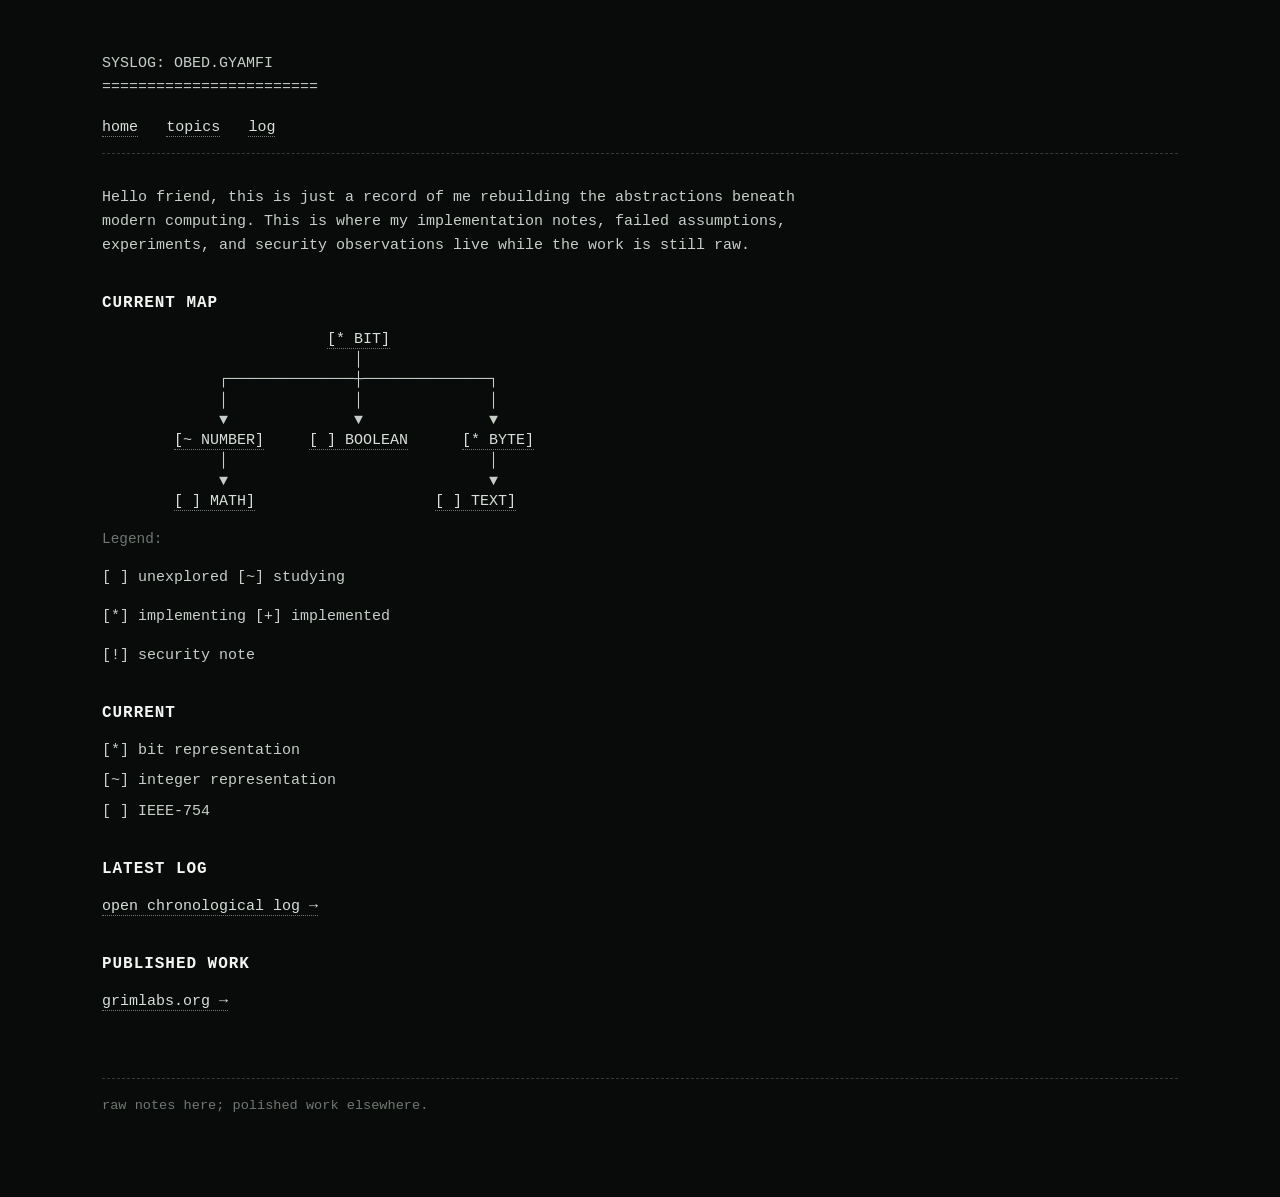
<file: docs/index.html>
<!doctype html>
<html lang="en">
<head>
  <meta charset="utf-8">
  <meta name="viewport" content="width=device-width,initial-scale=1">
  <title>syslog: obed.gyamfi</title>
  <link rel="stylesheet" href="./css/site.css">
</head>
<body>
<header>
<pre>
SYSLOG: OBED.GYAMFI
========================
</pre>
</header>

<nav>
  <a href="./index.html">home</a>
  <a href="./topics/index.html">topics</a>
  <a href="./log/index.html">log</a>
</nav>

<main>
<p>
Hello friend, this is just a record of me rebuilding the abstractions beneath modern computing.
This is where my implementation notes, failed assumptions, experiments, and
security observations live while the work is still raw.
</p>

<section class="section">
<h2>Current Map</h2>
<pre class="map">
                         <a href="./topics/bit.html">[* BIT]</a>
                            │
             ┌──────────────┼──────────────┐
             │              │              │
             ▼              ▼              ▼
        <a href="./topics/number.html">[~ NUMBER]</a>     <a href="./topics/boolean.html">[ ] BOOLEAN</a>      <a href="./topics/byte.html">[* BYTE]</a>
             │                             │
             ▼                             ▼
        <a href="./topics/math.html">[ ] MATH]</a>                    <a href="./topics/text.html">[ ] TEXT]</a>
</pre>
<p class="small">
Legend: 
<p>[ ] unexplored  [~] studying </p>
<p>[*] implementing [+] implemented </p>
<p>[!] security note</p>
</p>
</section>

<section class="section">
<h2>Current</h2>
<ul class="clean">
  <li>[*] bit representation</li>
  <li>[~] integer representation</li>
  <li>[ ] IEEE-754</li>
</ul>
</section>

<section class="section">
<h2>Latest Log</h2>
<ul class="clean">
  <li><a href="./log/index.html">open chronological log →</a></li>
</ul>
</section>

<section class="section">
<h2>Published Work</h2>
<p><a href="https://grimlabs.org">grimlabs.org →</a></p>
</section>
</main>

<footer>
raw notes here; polished work elsewhere.
</footer>
</body>
</html>
</file>
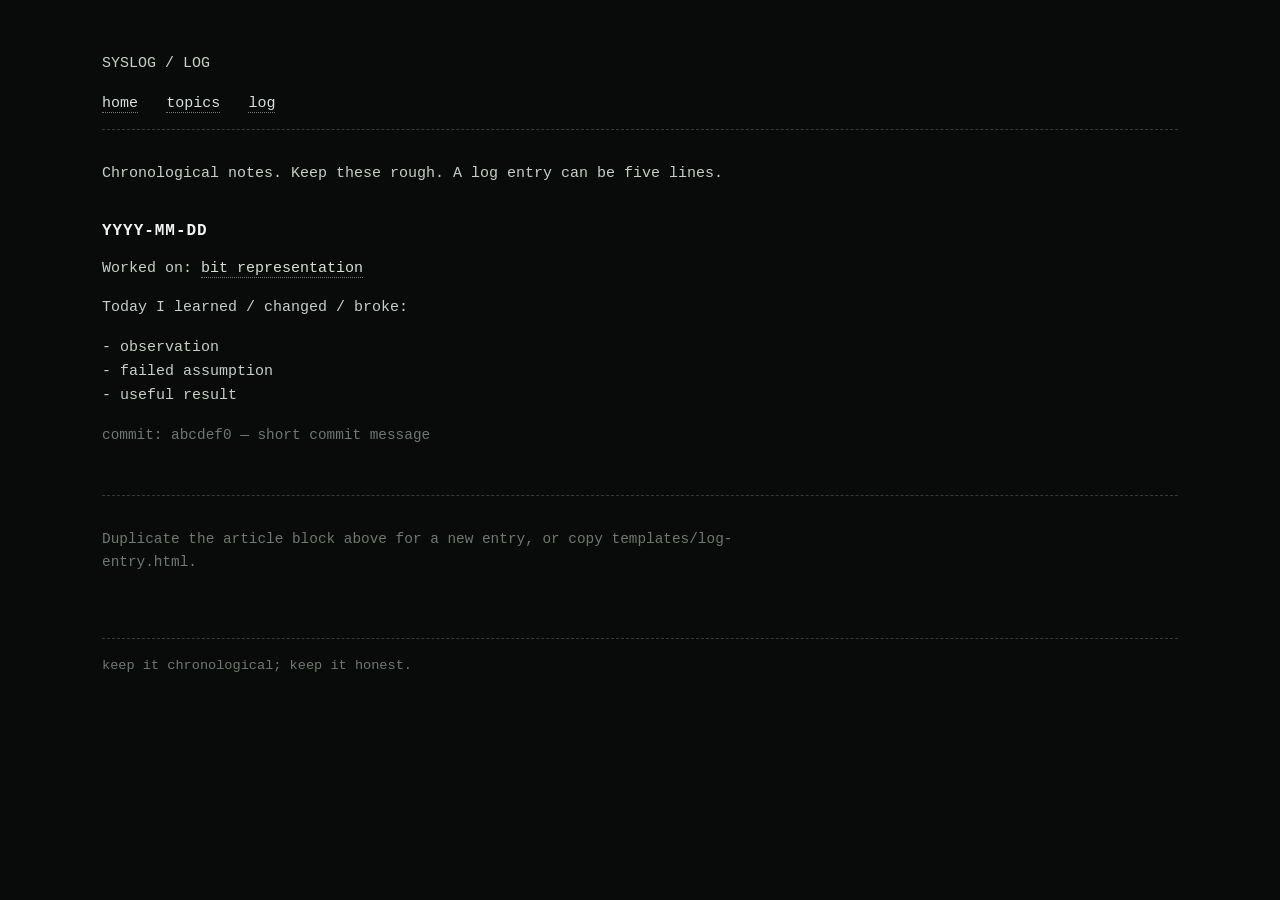
<file: docs/log/index.html>
<!doctype html>
<html lang="en">
<head>
  <meta charset="utf-8">
  <meta name="viewport" content="width=device-width,initial-scale=1">
  <title>Log · Reconstructing Computing</title>
  <link rel="stylesheet" href="../css/site.css">
</head>
<body>
<header><pre>SYSLOG / LOG</pre></header>

<nav>
  <a href="../index.html">home</a>
  <a href="../topics/index.html">topics</a>
  <a href="./index.html">log</a>
</nav>

<main>
<p>
Chronological notes. Keep these rough. A log entry can be five lines.
</p>

<article class="log-entry">
<h2>YYYY-MM-DD</h2>
<p>
Worked on:
<a href="../topics/bit.html">bit representation</a>
</p>

<p>
Today I learned / changed / broke:
</p>

<pre>
- observation
- failed assumption
- useful result
</pre>

<p class="small">
commit: abcdef0 — short commit message
</p>
</article>

<hr>

<p class="small">
Duplicate the article block above for a new entry, or copy templates/log-entry.html.
</p>
</main>

<footer>keep it chronological; keep it honest.</footer>
</body>
</html>
</file>
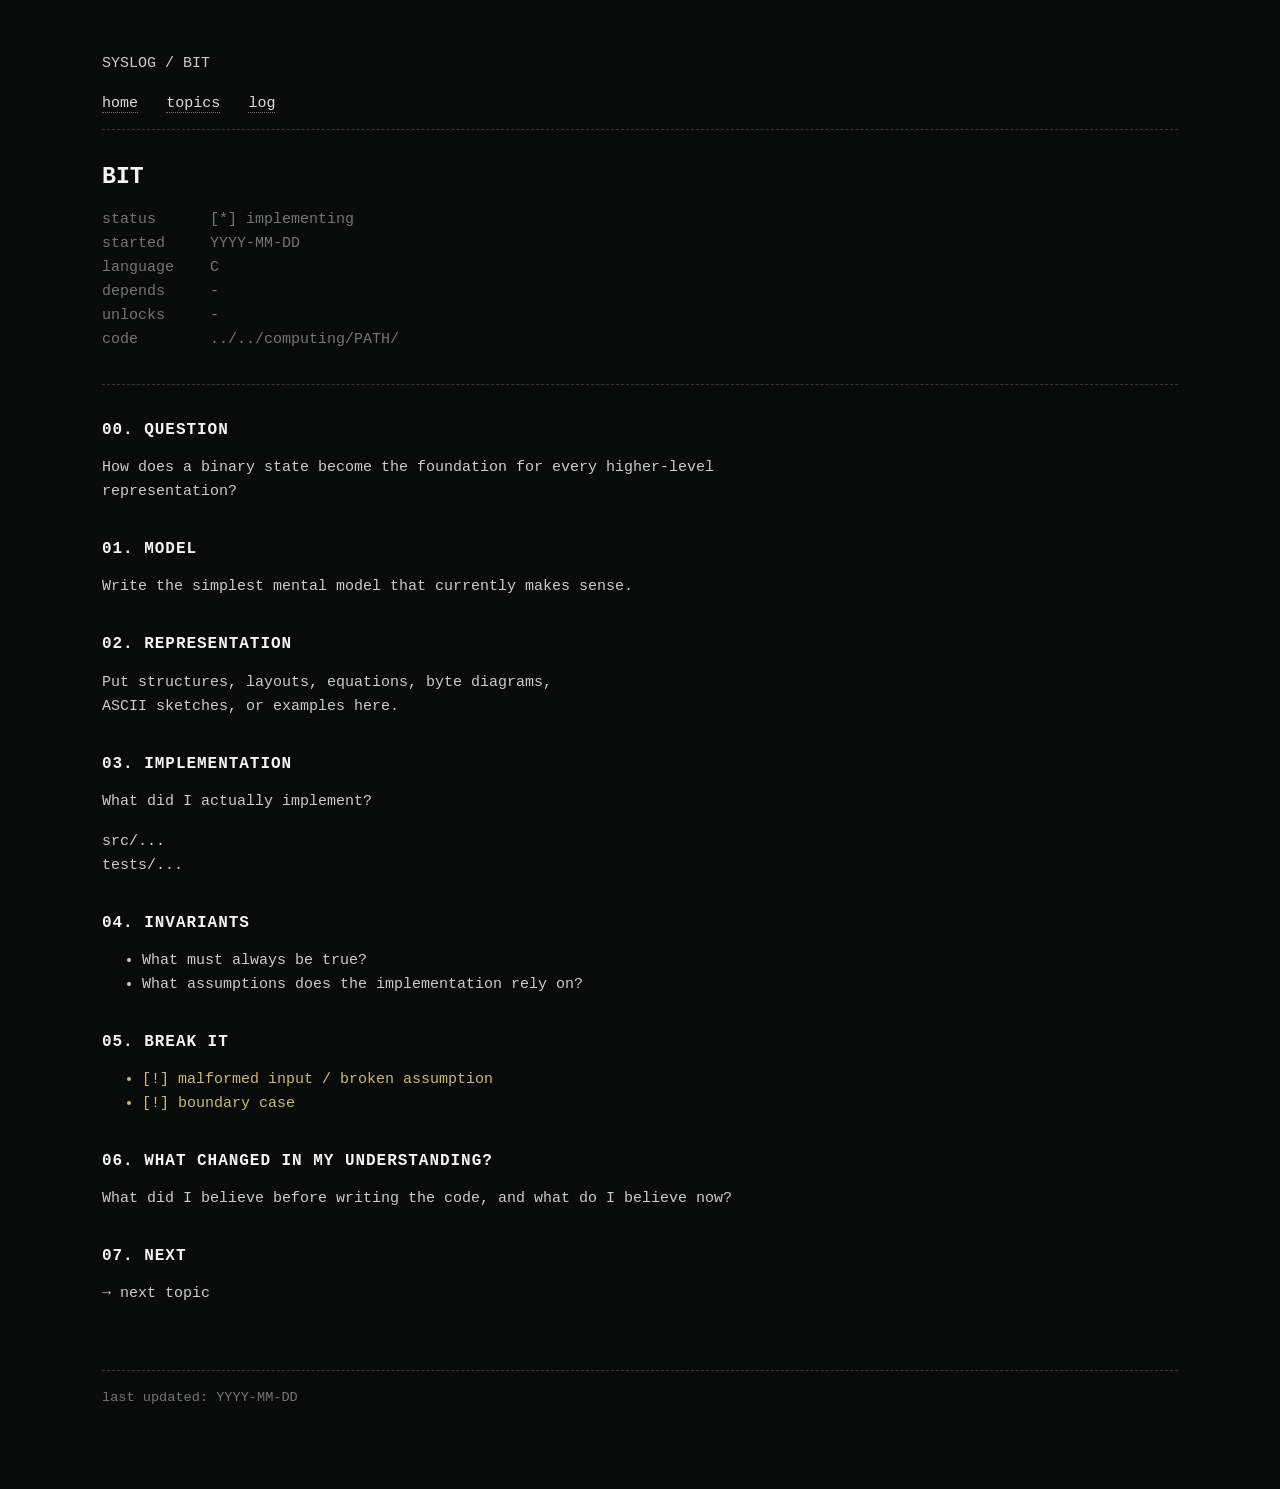
<file: docs/topics/bit.html>
<!doctype html>
<html lang="en">
<head>
  <meta charset="utf-8">
  <meta name="viewport" content="width=device-width,initial-scale=1">
  <title>BIT · Reconstructing Computing</title>
  <link rel="stylesheet" href="../css/site.css">
</head>
<body>
<header><pre>SYSLOG / BIT</pre></header>

<nav>
  <a href="../index.html">home</a>
  <a href="./index.html">topics</a>
  <a href="../log/index.html">log</a>
</nav>

<main>
<h1>BIT</h1>

<pre class="meta">
status      [*] implementing
started     YYYY-MM-DD
language    C
depends     -
unlocks     -
code        ../../computing/PATH/
</pre>

<hr>

<section>
<h2>00. Question</h2>
<p>
How does a binary state become the foundation for every higher-level representation?
</p>
</section>

<section>
<h2>01. Model</h2>
<p>
Write the simplest mental model that currently makes sense.
</p>
</section>

<section>
<h2>02. Representation</h2>
<pre>
Put structures, layouts, equations, byte diagrams,
ASCII sketches, or examples here.
</pre>
</section>

<section>
<h2>03. Implementation</h2>
<p>
What did I actually implement?
</p>

<pre>
src/...
tests/...
</pre>
</section>

<section>
<h2>04. Invariants</h2>
<ul>
  <li>What must always be true?</li>
  <li>What assumptions does the implementation rely on?</li>
</ul>
</section>

<section>
<h2>05. Break It</h2>
<ul>
  <li class="warn">[!] malformed input / broken assumption</li>
  <li class="warn">[!] boundary case</li>
</ul>
</section>

<section>
<h2>06. What Changed In My Understanding?</h2>
<p>
What did I believe before writing the code, and what do I believe now?
</p>
</section>

<section>
<h2>07. Next</h2>
<ul class="clean">
  <li>→ next topic</li>
</ul>
</section>
</main>

<footer>
last updated: YYYY-MM-DD
</footer>
</body>
</html>
</file>
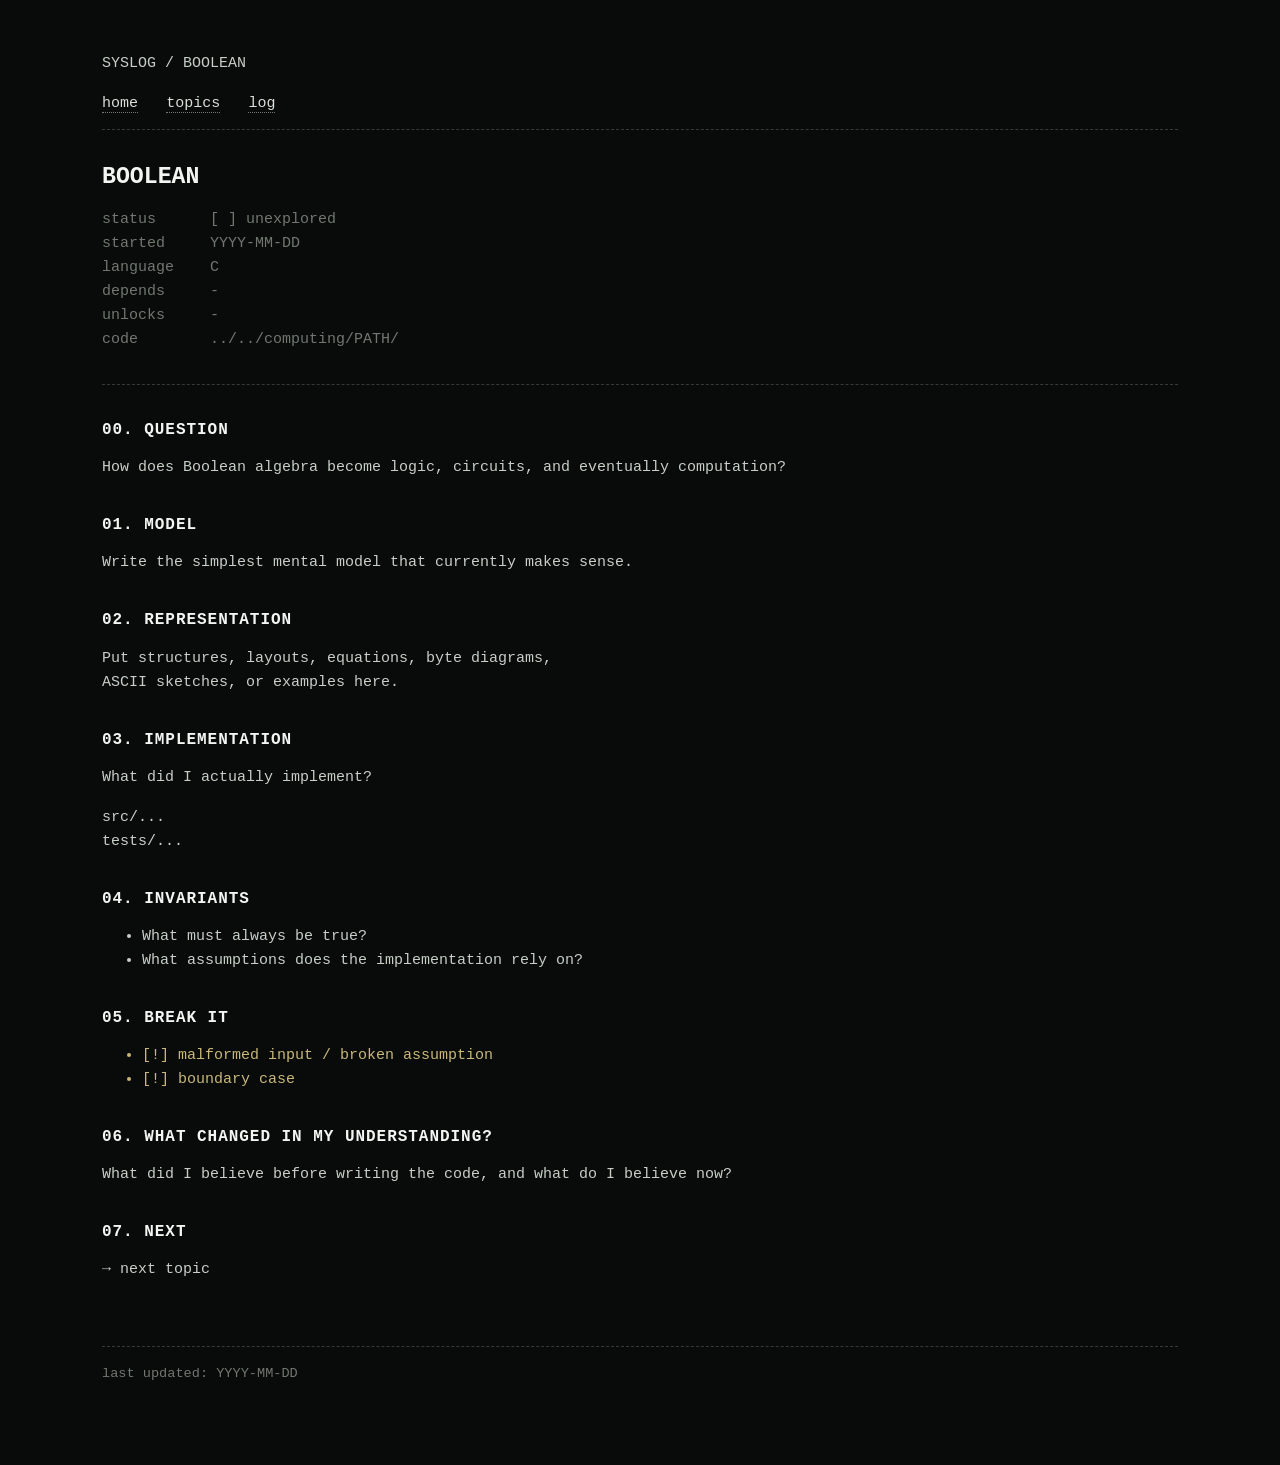
<file: docs/topics/boolean.html>
<!doctype html>
<html lang="en">
<head>
  <meta charset="utf-8">
  <meta name="viewport" content="width=device-width,initial-scale=1">
  <title>BOOLEAN · Reconstructing Computing</title>
  <link rel="stylesheet" href="../css/site.css">
</head>
<body>
<header><pre>SYSLOG / BOOLEAN</pre></header>

<nav>
  <a href="../index.html">home</a>
  <a href="./index.html">topics</a>
  <a href="../log/index.html">log</a>
</nav>

<main>
<h1>BOOLEAN</h1>

<pre class="meta">
status      [ ] unexplored
started     YYYY-MM-DD
language    C
depends     -
unlocks     -
code        ../../computing/PATH/
</pre>

<hr>

<section>
<h2>00. Question</h2>
<p>
How does Boolean algebra become logic, circuits, and eventually computation?
</p>
</section>

<section>
<h2>01. Model</h2>
<p>
Write the simplest mental model that currently makes sense.
</p>
</section>

<section>
<h2>02. Representation</h2>
<pre>
Put structures, layouts, equations, byte diagrams,
ASCII sketches, or examples here.
</pre>
</section>

<section>
<h2>03. Implementation</h2>
<p>
What did I actually implement?
</p>

<pre>
src/...
tests/...
</pre>
</section>

<section>
<h2>04. Invariants</h2>
<ul>
  <li>What must always be true?</li>
  <li>What assumptions does the implementation rely on?</li>
</ul>
</section>

<section>
<h2>05. Break It</h2>
<ul>
  <li class="warn">[!] malformed input / broken assumption</li>
  <li class="warn">[!] boundary case</li>
</ul>
</section>

<section>
<h2>06. What Changed In My Understanding?</h2>
<p>
What did I believe before writing the code, and what do I believe now?
</p>
</section>

<section>
<h2>07. Next</h2>
<ul class="clean">
  <li>→ next topic</li>
</ul>
</section>
</main>

<footer>
last updated: YYYY-MM-DD
</footer>
</body>
</html>
</file>
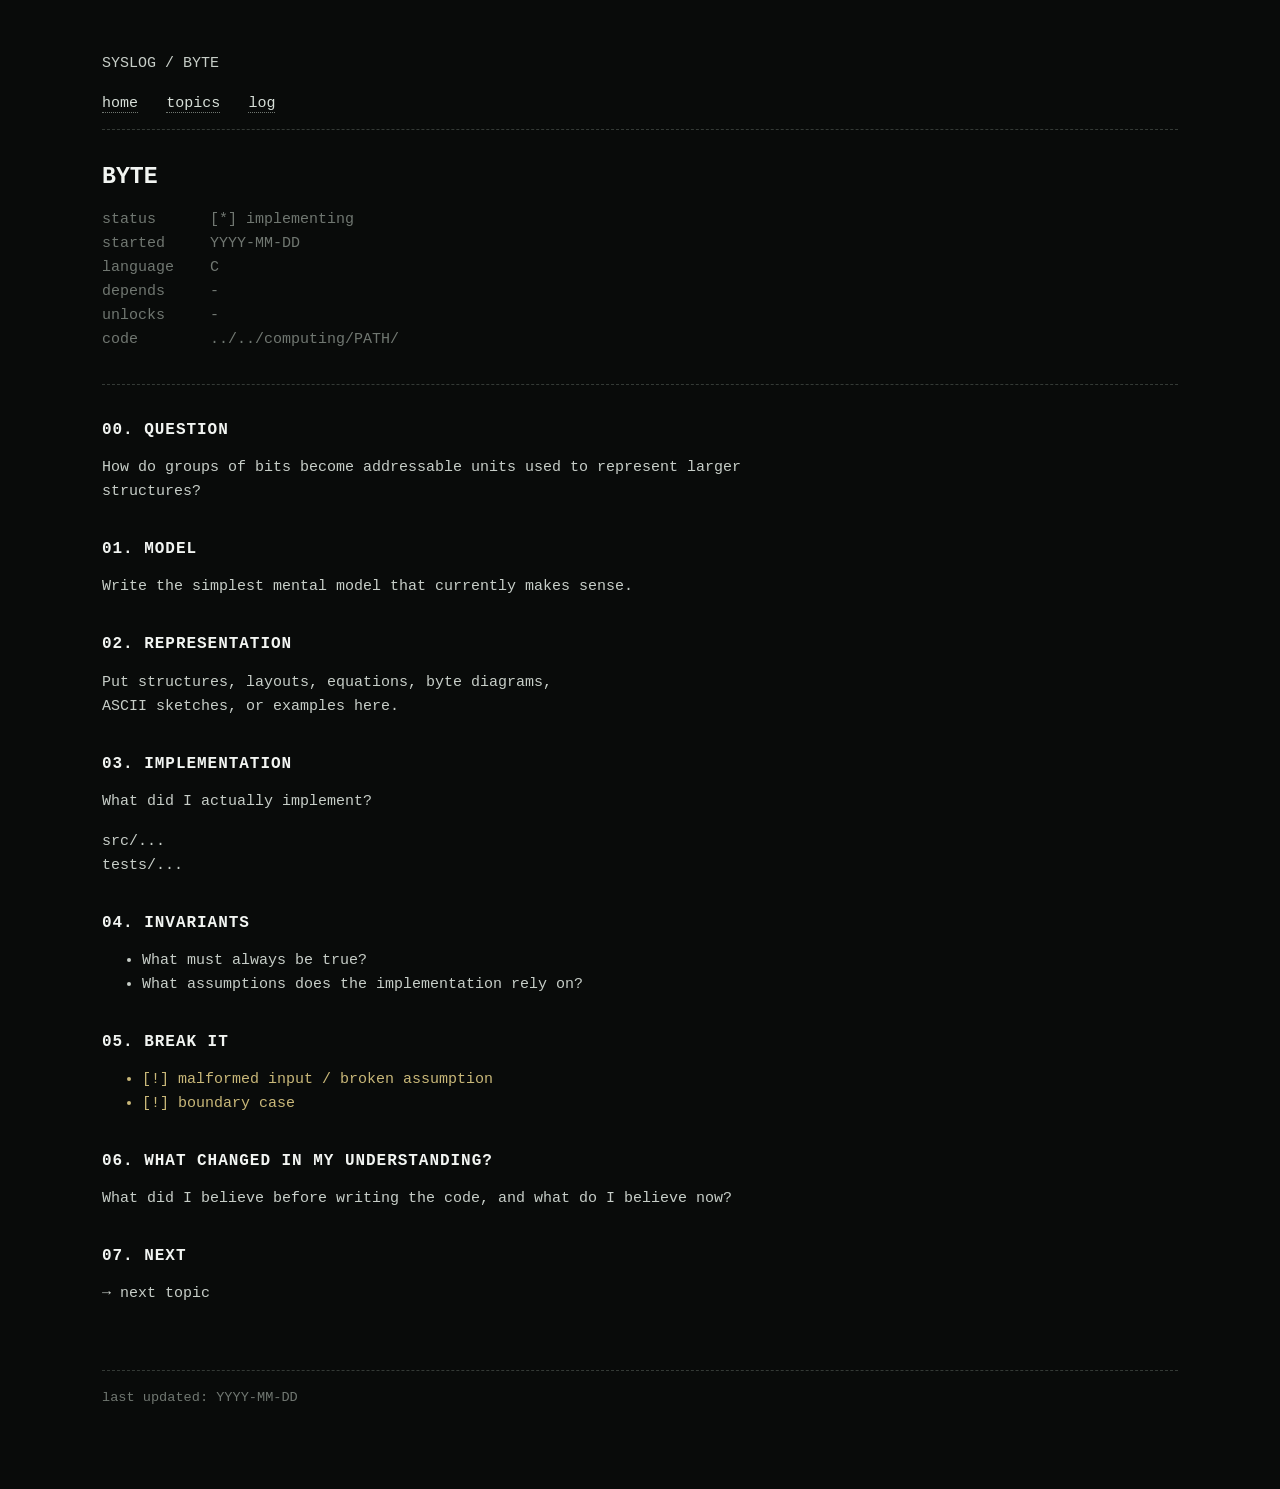
<file: docs/topics/byte.html>
<!doctype html>
<head>
  <meta charset="utf-8">
  <meta name="viewport" content="width=device-width,initial-scale=1">
  <title>BYTE · Reconstructing Computing</title>
  <link rel="stylesheet" href="../css/site.css">
</head>
<body>
<header><pre>SYSLOG / BYTE</pre></header>
<nav>
  <a href="../index.html">home</a>
  <a href="./index.html">topics</a>
  <a href="../log/index.html">log</a>
</nav>

<main>
<h1>BYTE</h1>

<pre class="meta">
status      [*] implementing
started     YYYY-MM-DD
language    C
depends     -
unlocks     -
code        ../../computing/PATH/
</pre>

<hr>

<section>
<h2>00. Question</h2>
<p>
How do groups of bits become addressable units used to represent larger structures?
</p>
</section>

<section>
<h2>01. Model</h2>
<p>
Write the simplest mental model that currently makes sense.
</p>
</section>

<section>
<h2>02. Representation</h2>
<pre>
Put structures, layouts, equations, byte diagrams,
ASCII sketches, or examples here.
</pre>
</section>

<section>
<h2>03. Implementation</h2>
<p>
What did I actually implement?
</p>

<pre>
src/...
tests/...
</pre>
</section>

<section>
<h2>04. Invariants</h2>
<ul>
  <li>What must always be true?</li>
  <li>What assumptions does the implementation rely on?</li>
</ul>
</section>

<section>
<h2>05. Break It</h2>
<ul>
  <li class="warn">[!] malformed input / broken assumption</li>
  <li class="warn">[!] boundary case</li>
</ul>
</section>

<section>
<h2>06. What Changed In My Understanding?</h2>
<p>
What did I believe before writing the code, and what do I believe now?
</p>
</section>

<section>
<h2>07. Next</h2>
<ul class="clean">
  <li>→ next topic</li>
</ul>
</section>
</main>

<footer>
last updated: YYYY-MM-DD
</footer>
</body>
</html>
</file>
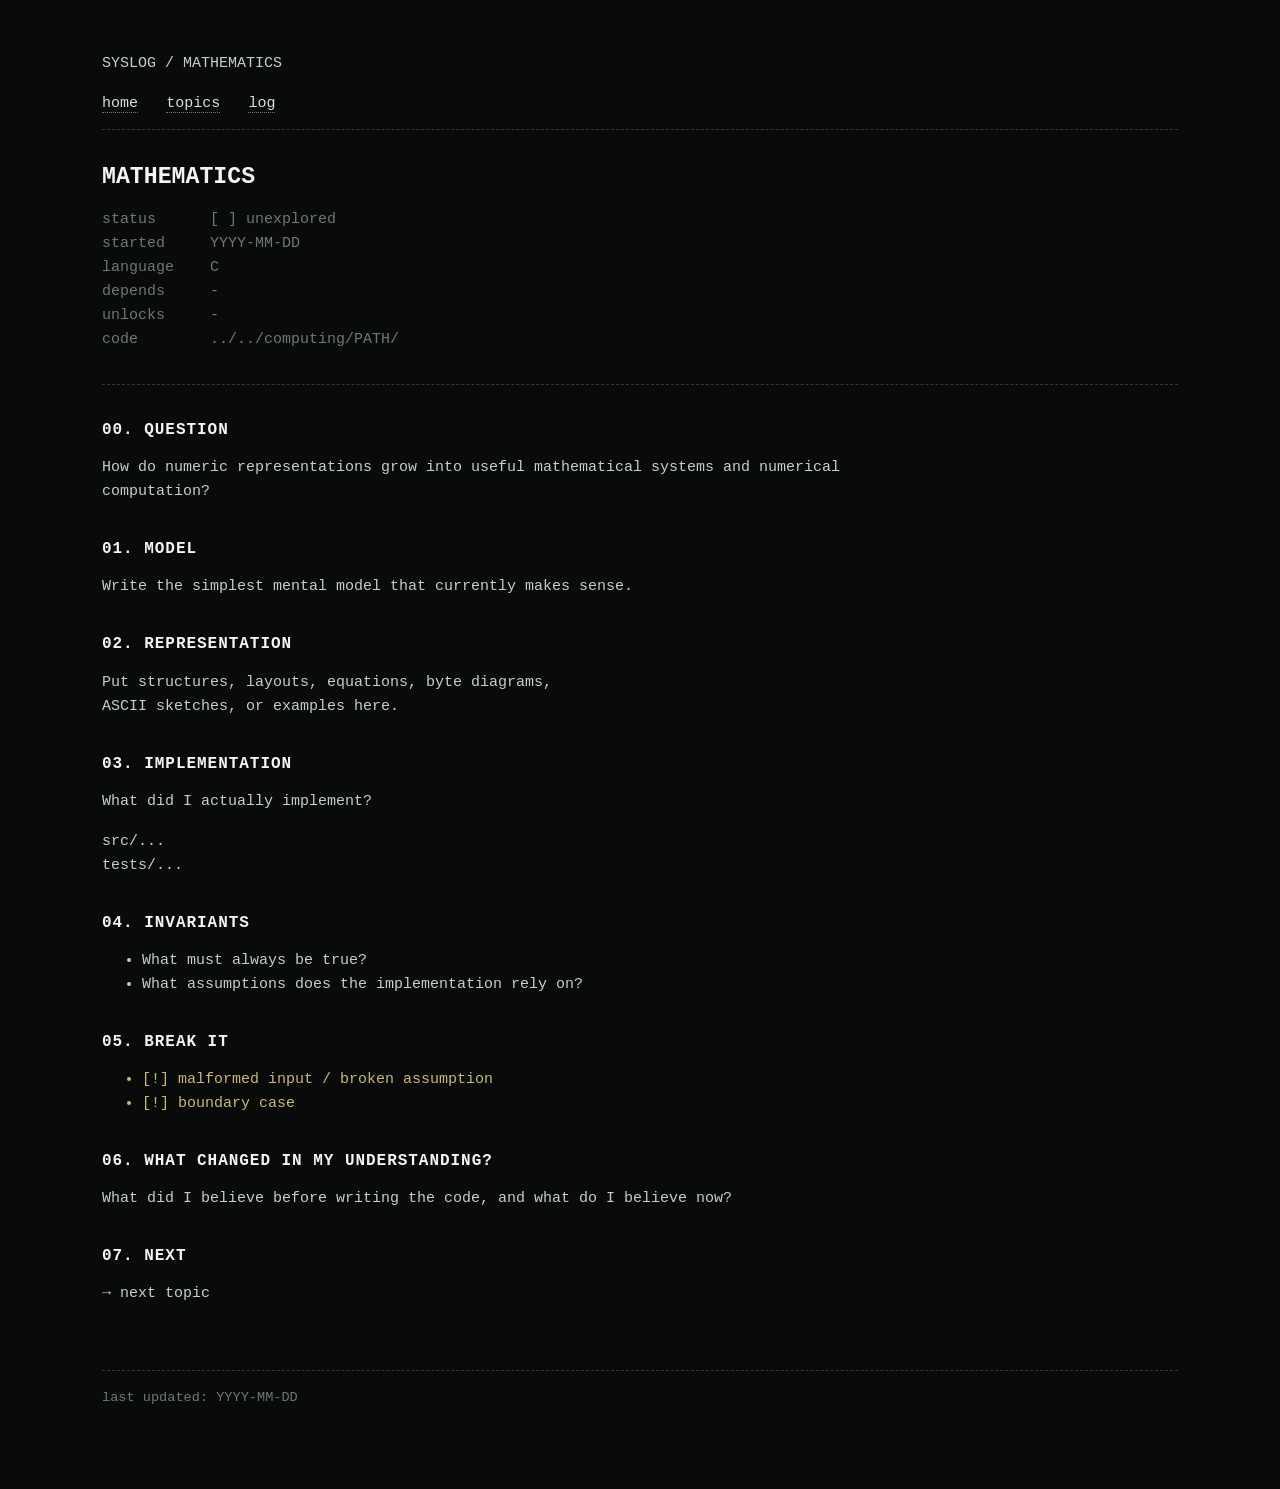
<file: docs/topics/math.html>
<!doctype html>
<html lang="en">
<head>
  <meta charset="utf-8">
  <meta name="viewport" content="width=device-width,initial-scale=1">
  <title>MATHEMATICS · Reconstructing Computing</title>
  <link rel="stylesheet" href="../css/site.css">
</head>
<body>
<header><pre>SYSLOG / MATHEMATICS</pre></header>

<nav>
  <a href="../index.html">home</a>
  <a href="./index.html">topics</a>
  <a href="../log/index.html">log</a>
</nav>

<main>
<h1>MATHEMATICS</h1>

<pre class="meta">
status      [ ] unexplored
started     YYYY-MM-DD
language    C
depends     -
unlocks     -
code        ../../computing/PATH/
</pre>

<hr>

<section>
<h2>00. Question</h2>
<p>
How do numeric representations grow into useful mathematical systems and numerical computation?
</p>
</section>

<section>
<h2>01. Model</h2>
<p>
Write the simplest mental model that currently makes sense.
</p>
</section>

<section>
<h2>02. Representation</h2>
<pre>
Put structures, layouts, equations, byte diagrams,
ASCII sketches, or examples here.
</pre>
</section>

<section>
<h2>03. Implementation</h2>
<p>
What did I actually implement?
</p>

<pre>
src/...
tests/...
</pre>
</section>

<section>
<h2>04. Invariants</h2>
<ul>
  <li>What must always be true?</li>
  <li>What assumptions does the implementation rely on?</li>
</ul>
</section>

<section>
<h2>05. Break It</h2>
<ul>
  <li class="warn">[!] malformed input / broken assumption</li>
  <li class="warn">[!] boundary case</li>
</ul>
</section>

<section>
<h2>06. What Changed In My Understanding?</h2>
<p>
What did I believe before writing the code, and what do I believe now?
</p>
</section>

<section>
<h2>07. Next</h2>
<ul class="clean">
  <li>→ next topic</li>
</ul>
</section>
</main>

<footer>
last updated: YYYY-MM-DD
</footer>
</body>
</html>
</file>
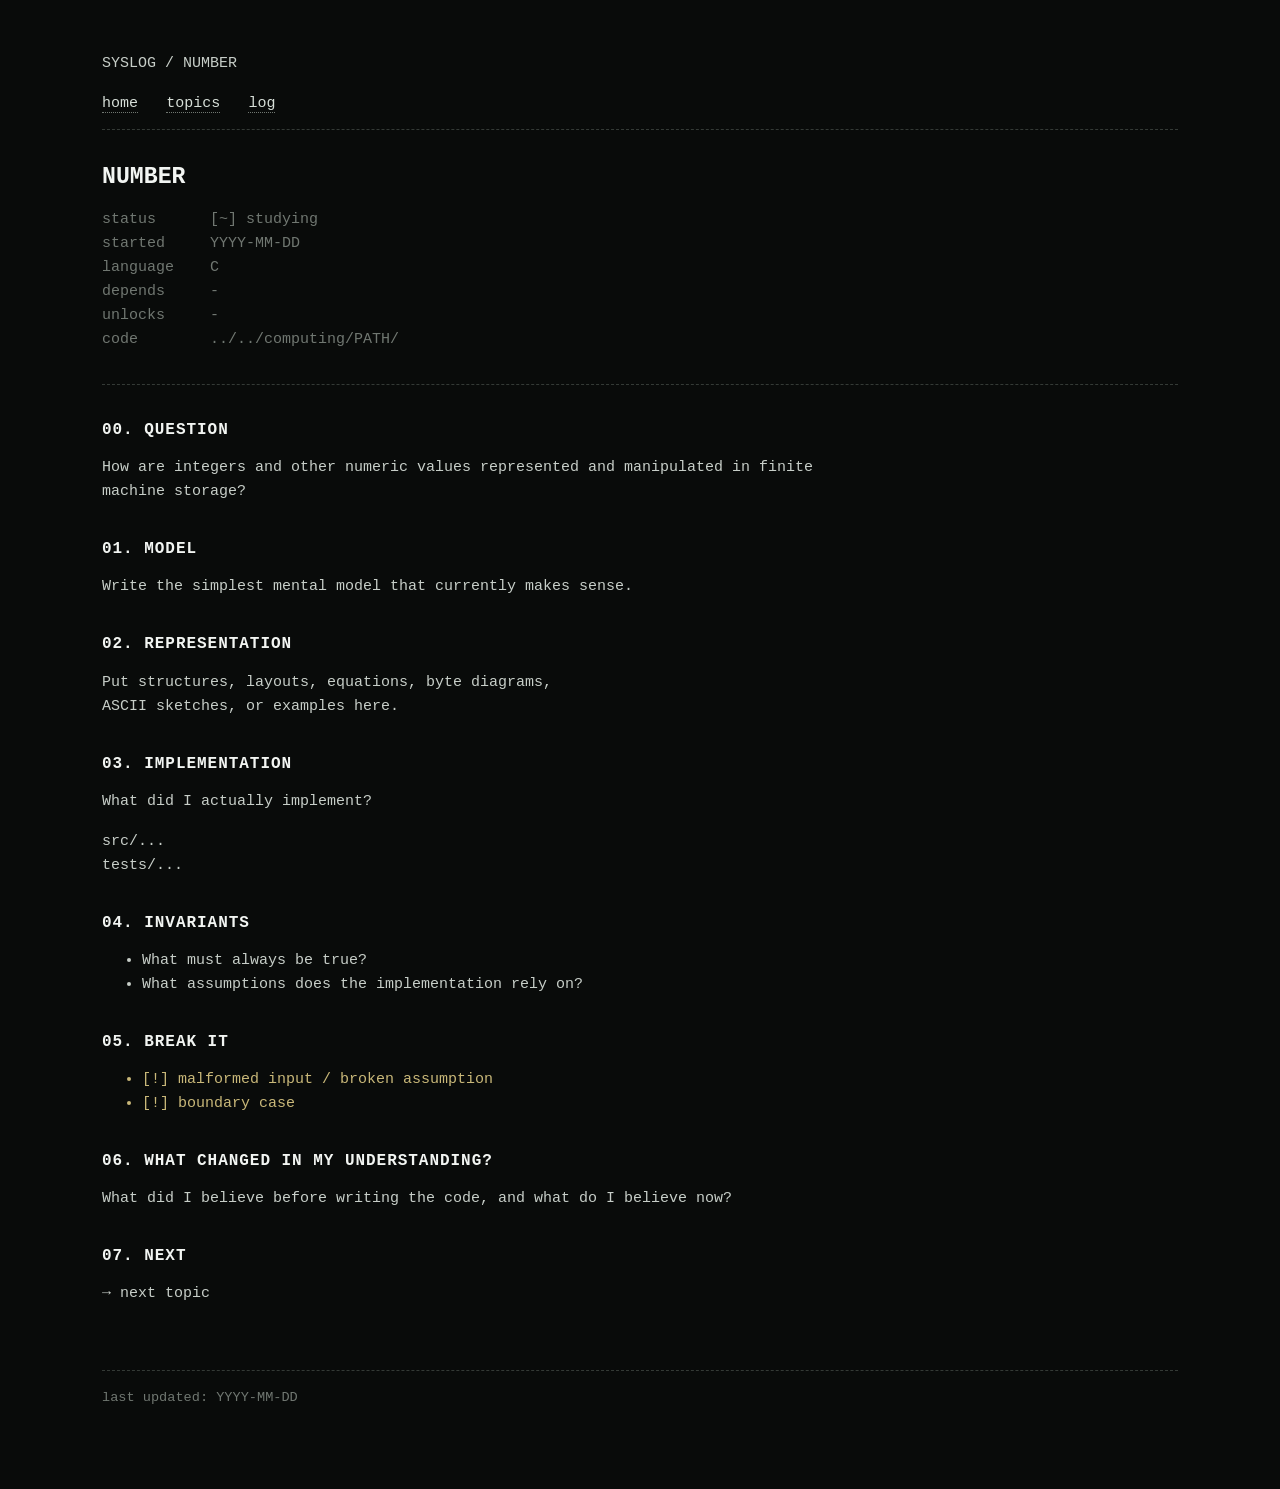
<file: docs/topics/number.html>
<!doctype html>
<html lang="en">
<head>
  <meta charset="utf-8">
  <meta name="viewport" content="width=device-width,initial-scale=1">
  <title>NUMBER · Reconstructing Computing</title>
  <link rel="stylesheet" href="../css/site.css">
</head>
<body>
<header><pre>SYSLOG / NUMBER</pre></header>

<nav>
  <a href="../index.html">home</a>
  <a href="./index.html">topics</a>
  <a href="../log/index.html">log</a>
</nav>

<main>
<h1>NUMBER</h1>

<pre class="meta">
status      [~] studying
started     YYYY-MM-DD
language    C
depends     -
unlocks     -
code        ../../computing/PATH/
</pre>

<hr>

<section>
<h2>00. Question</h2>
<p>
How are integers and other numeric values represented and manipulated in finite machine storage?
</p>
</section>

<section>
<h2>01. Model</h2>
<p>
Write the simplest mental model that currently makes sense.
</p>
</section>

<section>
<h2>02. Representation</h2>
<pre>
Put structures, layouts, equations, byte diagrams,
ASCII sketches, or examples here.
</pre>
</section>

<section>
<h2>03. Implementation</h2>
<p>
What did I actually implement?
</p>

<pre>
src/...
tests/...
</pre>
</section>

<section>
<h2>04. Invariants</h2>
<ul>
  <li>What must always be true?</li>
  <li>What assumptions does the implementation rely on?</li>
</ul>
</section>

<section>
<h2>05. Break It</h2>
<ul>
  <li class="warn">[!] malformed input / broken assumption</li>
  <li class="warn">[!] boundary case</li>
</ul>
</section>

<section>
<h2>06. What Changed In My Understanding?</h2>
<p>
What did I believe before writing the code, and what do I believe now?
</p>
</section>

<section>
<h2>07. Next</h2>
<ul class="clean">
  <li>→ next topic</li>
</ul>
</section>
</main>

<footer>
last updated: YYYY-MM-DD
</footer>
</body>
</html>
</file>
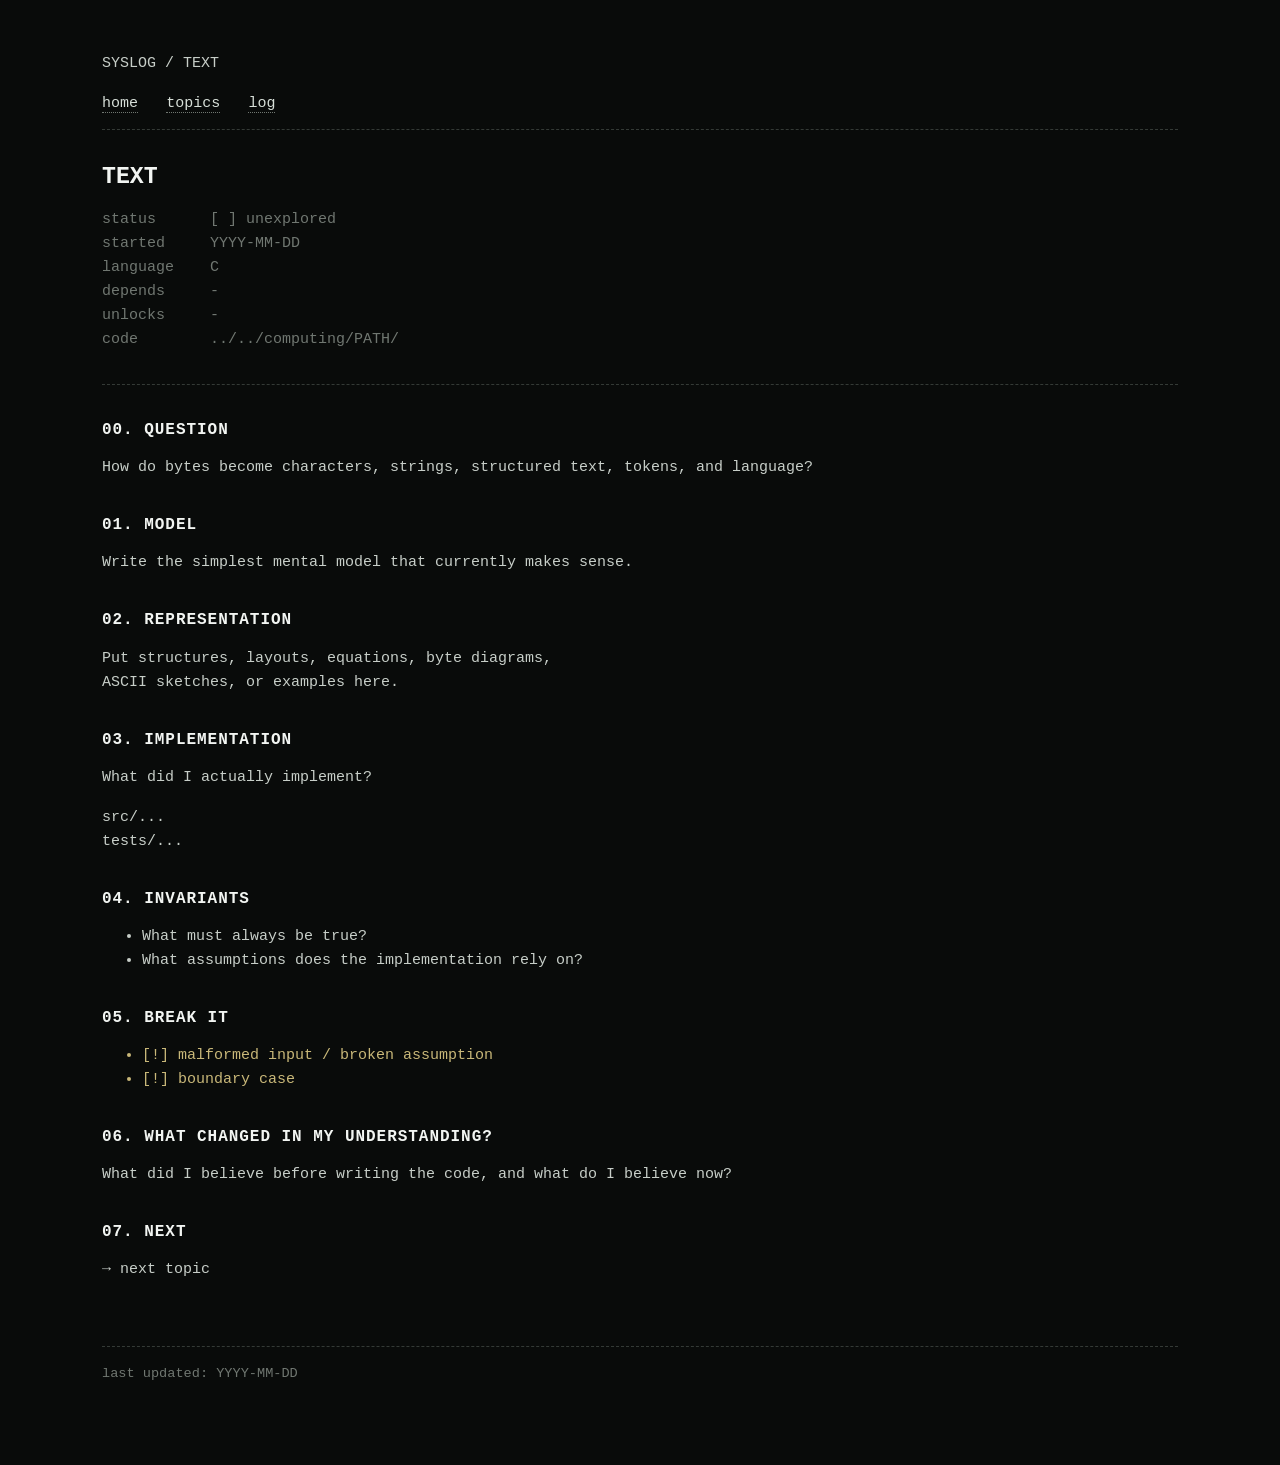
<file: docs/topics/text.html>
<!doctype html>
<html lang="en">
<head>
  <meta charset="utf-8">
  <meta name="viewport" content="width=device-width,initial-scale=1">
  <title>TEXT · Reconstructing Computing</title>
  <link rel="stylesheet" href="../css/site.css">
</head>
<body>
<header><pre>SYSLOG / TEXT</pre></header>

<nav>
  <a href="../index.html">home</a>
  <a href="./index.html">topics</a>
  <a href="../log/index.html">log</a>
</nav>

<main>
<h1>TEXT</h1>

<pre class="meta">
status      [ ] unexplored
started     YYYY-MM-DD
language    C
depends     -
unlocks     -
code        ../../computing/PATH/
</pre>

<hr>

<section>
<h2>00. Question</h2>
<p>
How do bytes become characters, strings, structured text, tokens, and language?
</p>
</section>

<section>
<h2>01. Model</h2>
<p>
Write the simplest mental model that currently makes sense.
</p>
</section>

<section>
<h2>02. Representation</h2>
<pre>
Put structures, layouts, equations, byte diagrams,
ASCII sketches, or examples here.
</pre>
</section>

<section>
<h2>03. Implementation</h2>
<p>
What did I actually implement?
</p>

<pre>
src/...
tests/...
</pre>
</section>

<section>
<h2>04. Invariants</h2>
<ul>
  <li>What must always be true?</li>
  <li>What assumptions does the implementation rely on?</li>
</ul>
</section>

<section>
<h2>05. Break It</h2>
<ul>
  <li class="warn">[!] malformed input / broken assumption</li>
  <li class="warn">[!] boundary case</li>
</ul>
</section>

<section>
<h2>06. What Changed In My Understanding?</h2>
<p>
What did I believe before writing the code, and what do I believe now?
</p>
</section>

<section>
<h2>07. Next</h2>
<ul class="clean">
  <li>→ next topic</li>
</ul>
</section>
</main>

<footer>
last updated: YYYY-MM-DD
</footer>
</body>
</html>
</file>
<file: docs/css/site.css>
:root {
  --bg: #090b0a;
  --fg: #c7cec8;
  --dim: #707771;
  --line: #343a36;
  --bright: #f2f5f2;
  --link: #d7dfd8;
  --accent: #9fb2a2;
  --warn: #c9b879;
}

* { box-sizing: border-box; }

html { background: var(--bg); }

body {
  margin: 0 auto;
  max-width: 1120px;
  padding: 36px 22px 80px;
  background: var(--bg);
  color: var(--fg);
  font-family: "IBM Plex Mono", "Cascadia Mono", "SFMono-Regular", Consolas, "Liberation Mono", "Courier New", monospace;
  font-size: 15px;
  line-height: 1.6;
}

a {
  color: var(--link);
  text-decoration: none;
  border-bottom: 1px dotted var(--dim);
}

a:hover {
  color: var(--bright);
  border-bottom-color: var(--bright);
}

header, footer { color: var(--dim); }

nav {
  margin: 1rem 0 2rem;
  padding-bottom: 0.8rem;
  border-bottom: 1px dashed var(--line);
}

nav a { margin-right: 1.2rem; }

h1, h2, h3 {
  color: var(--bright);
  font-weight: 600;
  line-height: 1.3;
}

h1 {
  font-size: 1.45rem;
  margin: 0 0 0.5rem;
}

h2 {
  margin-top: 2.2rem;
  font-size: 1rem;
  text-transform: uppercase;
  letter-spacing: .06em;
}

h3 {
  margin-top: 1.5rem;
  font-size: .95rem;
}

p { max-width: 82ch; }

pre, code {
  font-family: inherit;
}

pre {
  overflow-x: auto;
  padding: 0;
  margin: 1rem 0;
  color: var(--fg);
  background: transparent;
}

code {
  color: var(--bright);
}

hr {
  border: 0;
  border-top: 1px dashed var(--line);
  margin: 2rem 0;
}

.meta {
  color: var(--dim);
  white-space: pre-wrap;
}

.status {
  color: var(--accent);
}

.warn {
  color: var(--warn);
}

.section {
  margin: 2rem 0;
}

.log-entry {
  margin: 2rem 0 3rem;
}

.small { font-size: .9rem; color: var(--dim); }

.map {
  line-height: 1.35;
  white-space: pre;
}

ul.clean {
  list-style: none;
  padding: 0;
}

ul.clean li {
  margin: .4rem 0;
}

footer {
  margin-top: 4rem;
  padding-top: 1rem;
  border-top: 1px dashed var(--line);
  font-size: .85rem;
}

@media (max-width: 700px) {
  body {
    padding: 24px 14px 56px;
    font-size: 14px;
  }

  nav a {
    display: inline-block;
    margin: 0 .8rem .5rem 0;
  }
}
</file>
